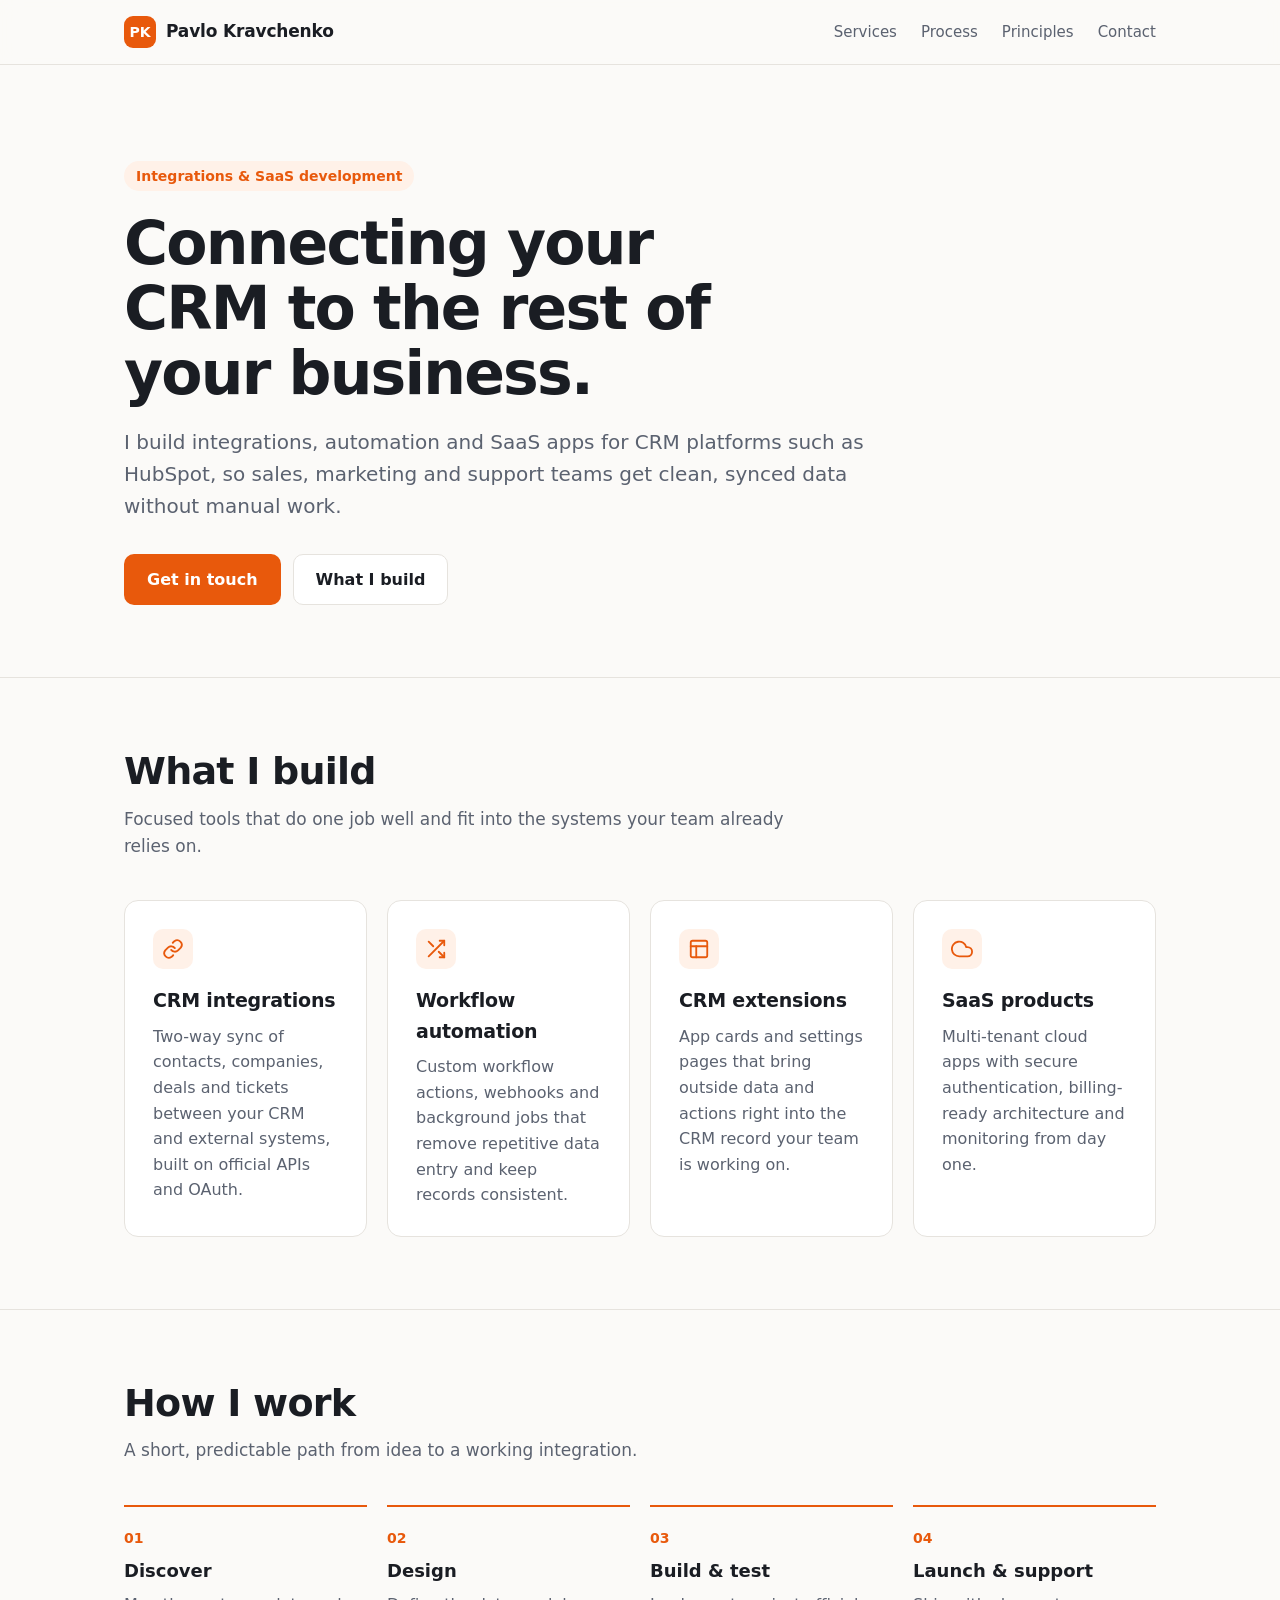
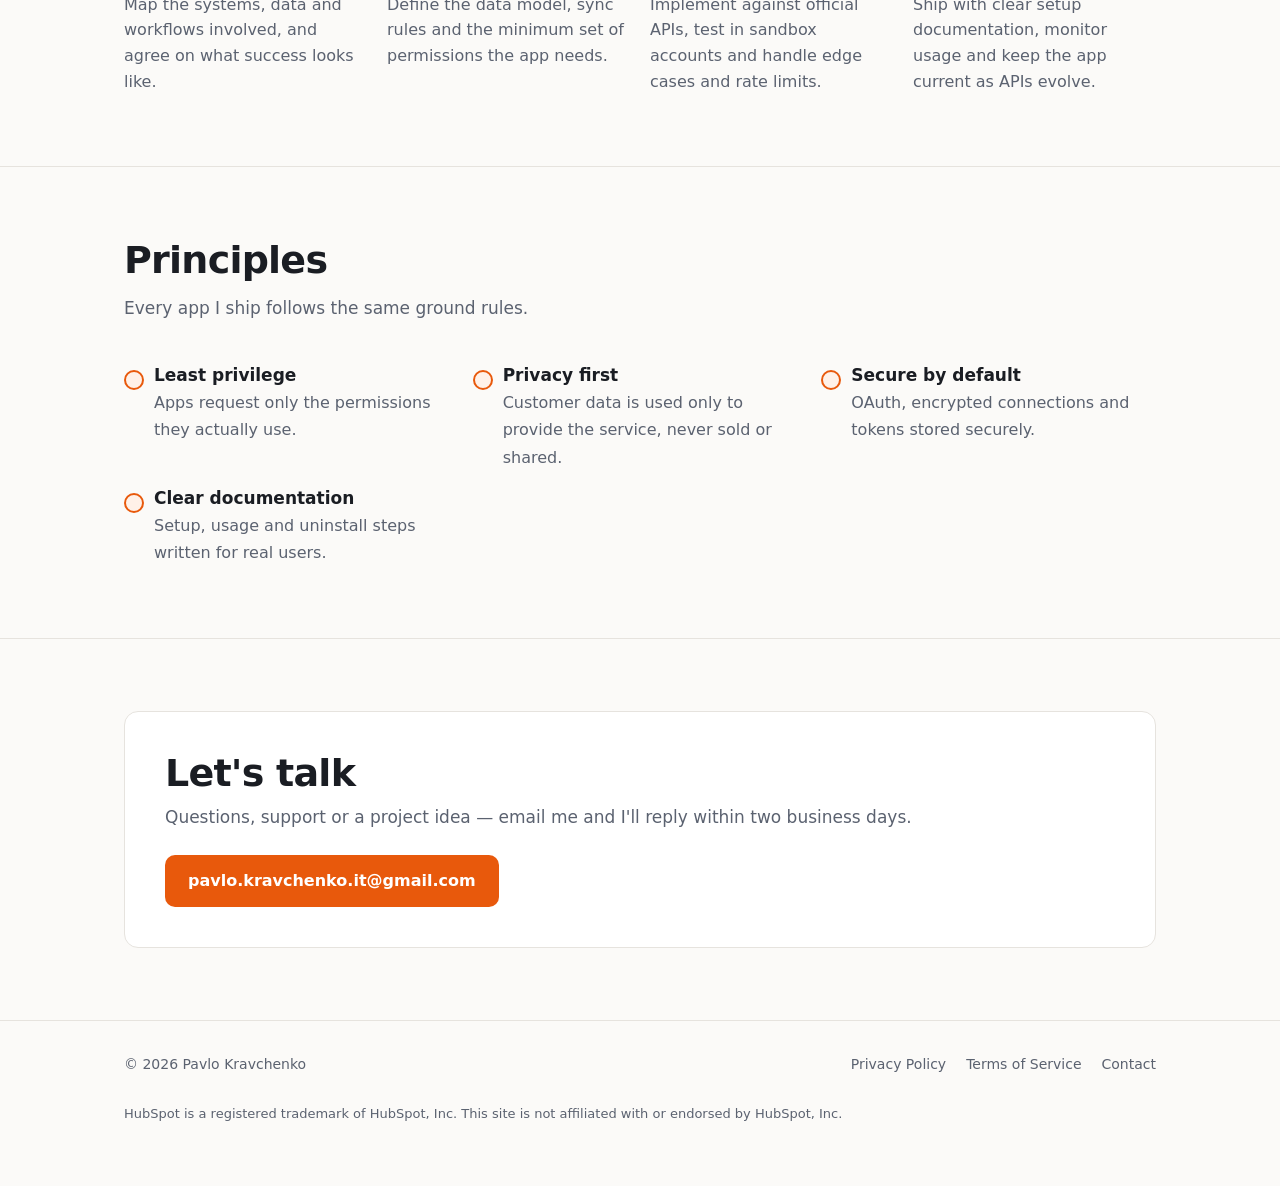
<file: index.html>
<!doctype html>
<html lang="en">
<head>
  <meta charset="utf-8">
  <meta name="viewport" content="width=device-width, initial-scale=1">
  <title>Pavlo Kravchenko — CRM Integrations & SaaS Development</title>
  <meta name="description" content="Independent developer building CRM integrations, workflow automation and SaaS tools that connect the apps businesses already use.">
  <link rel="icon" href="favicon.svg" type="image/svg+xml">
  <link rel="stylesheet" href="style.css">
</head>
<body>

<header class="site">
  <div class="wrap">
    <a class="brand" href="./"><span class="mark">PK</span>Pavlo Kravchenko</a>
    <nav class="main">
      <a href="#services">Services</a>
      <a href="#process">Process</a>
      <a href="#principles">Principles</a>
      <a href="#contact">Contact</a>
    </nav>
  </div>
</header>

<main>
  <div class="hero">
    <div class="wrap">
      <span class="eyebrow">Integrations &amp; SaaS development</span>
      <h1>Connecting your CRM to the rest of your business.</h1>
      <p class="lead">I build integrations, automation and SaaS apps for CRM platforms such as HubSpot, so sales, marketing and support teams get clean, synced data without manual work.</p>
      <div class="actions">
        <a class="btn btn-primary" href="mailto:pavlo.kravchenko.it@gmail.com">Get in touch</a>
        <a class="btn btn-ghost" href="#services">What I build</a>
      </div>
    </div>
  </div>

  <section id="services">
    <div class="wrap">
      <h2>What I build</h2>
      <p class="sub">Focused tools that do one job well and fit into the systems your team already relies on.</p>
      <div class="grid">
        <div class="card">
          <div class="icon"><svg width="22" height="22" viewBox="0 0 24 24" fill="none" stroke="currentColor" stroke-width="2" stroke-linecap="round" stroke-linejoin="round"><path d="M10 13a5 5 0 0 0 7.5.5l3-3a5 5 0 0 0-7-7l-1.7 1.7"/><path d="M14 11a5 5 0 0 0-7.5-.5l-3 3a5 5 0 0 0 7 7l1.7-1.7"/></svg></div>
          <h3>CRM integrations</h3>
          <p>Two-way sync of contacts, companies, deals and tickets between your CRM and external systems, built on official APIs and OAuth.</p>
        </div>
        <div class="card">
          <div class="icon"><svg width="22" height="22" viewBox="0 0 24 24" fill="none" stroke="currentColor" stroke-width="2" stroke-linecap="round" stroke-linejoin="round"><polyline points="16 3 21 3 21 8"/><line x1="4" y1="20" x2="21" y2="3"/><polyline points="21 16 21 21 16 21"/><line x1="15" y1="15" x2="21" y2="21"/><line x1="4" y1="4" x2="9" y2="9"/></svg></div>
          <h3>Workflow automation</h3>
          <p>Custom workflow actions, webhooks and background jobs that remove repetitive data entry and keep records consistent.</p>
        </div>
        <div class="card">
          <div class="icon"><svg width="22" height="22" viewBox="0 0 24 24" fill="none" stroke="currentColor" stroke-width="2" stroke-linecap="round" stroke-linejoin="round"><rect x="3" y="3" width="18" height="18" rx="2"/><line x1="3" y1="9" x2="21" y2="9"/><line x1="9" y1="21" x2="9" y2="9"/></svg></div>
          <h3>CRM extensions</h3>
          <p>App cards and settings pages that bring outside data and actions right into the CRM record your team is working on.</p>
        </div>
        <div class="card">
          <div class="icon"><svg width="22" height="22" viewBox="0 0 24 24" fill="none" stroke="currentColor" stroke-width="2" stroke-linecap="round" stroke-linejoin="round"><path d="M18 10h-1.3A8 8 0 1 0 9 20h9a5 5 0 0 0 0-10z"/></svg></div>
          <h3>SaaS products</h3>
          <p>Multi-tenant cloud apps with secure authentication, billing-ready architecture and monitoring from day one.</p>
        </div>
      </div>
    </div>
  </section>

  <section id="process">
    <div class="wrap">
      <h2>How I work</h2>
      <p class="sub">A short, predictable path from idea to a working integration.</p>
      <div class="steps">
        <div class="step"><h3>Discover</h3><p>Map the systems, data and workflows involved, and agree on what success looks like.</p></div>
        <div class="step"><h3>Design</h3><p>Define the data model, sync rules and the minimum set of permissions the app needs.</p></div>
        <div class="step"><h3>Build &amp; test</h3><p>Implement against official APIs, test in sandbox accounts and handle edge cases and rate limits.</p></div>
        <div class="step"><h3>Launch &amp; support</h3><p>Ship with clear setup documentation, monitor usage and keep the app current as APIs evolve.</p></div>
      </div>
    </div>
  </section>

  <section id="principles">
    <div class="wrap">
      <h2>Principles</h2>
      <p class="sub">Every app I ship follows the same ground rules.</p>
      <ul class="principles">
        <li><strong>Least privilege</strong><span>Apps request only the permissions they actually use.</span></li>
        <li><strong>Privacy first</strong><span>Customer data is used only to provide the service, never sold or shared.</span></li>
        <li><strong>Secure by default</strong><span>OAuth, encrypted connections and tokens stored securely.</span></li>
        <li><strong>Clear documentation</strong><span>Setup, usage and uninstall steps written for real users.</span></li>
      </ul>
    </div>
  </section>

  <section id="contact">
    <div class="wrap">
      <div class="contact-box">
        <div>
          <h2>Let's talk</h2>
          <p>Questions, support or a project idea — email me and I'll reply within two business days.</p>
        </div>
        <a class="btn btn-primary" href="mailto:pavlo.kravchenko.it@gmail.com">pavlo.kravchenko.it@gmail.com</a>
      </div>
    </div>
  </section>
</main>

<footer class="site">
  <div class="wrap">
    <span>© <span id="y">2026</span> Pavlo Kravchenko</span>
    <nav>
      <a href="privacy.html">Privacy Policy</a>
      <a href="terms.html">Terms of Service</a>
      <a href="mailto:pavlo.kravchenko.it@gmail.com">Contact</a>
    </nav>
    <p class="note">HubSpot is a registered trademark of HubSpot, Inc. This site is not affiliated with or endorsed by HubSpot, Inc.</p>
  </div>
</footer>

<script>document.getElementById("y").textContent = new Date().getFullYear();</script>
</body>
</html>
</file>
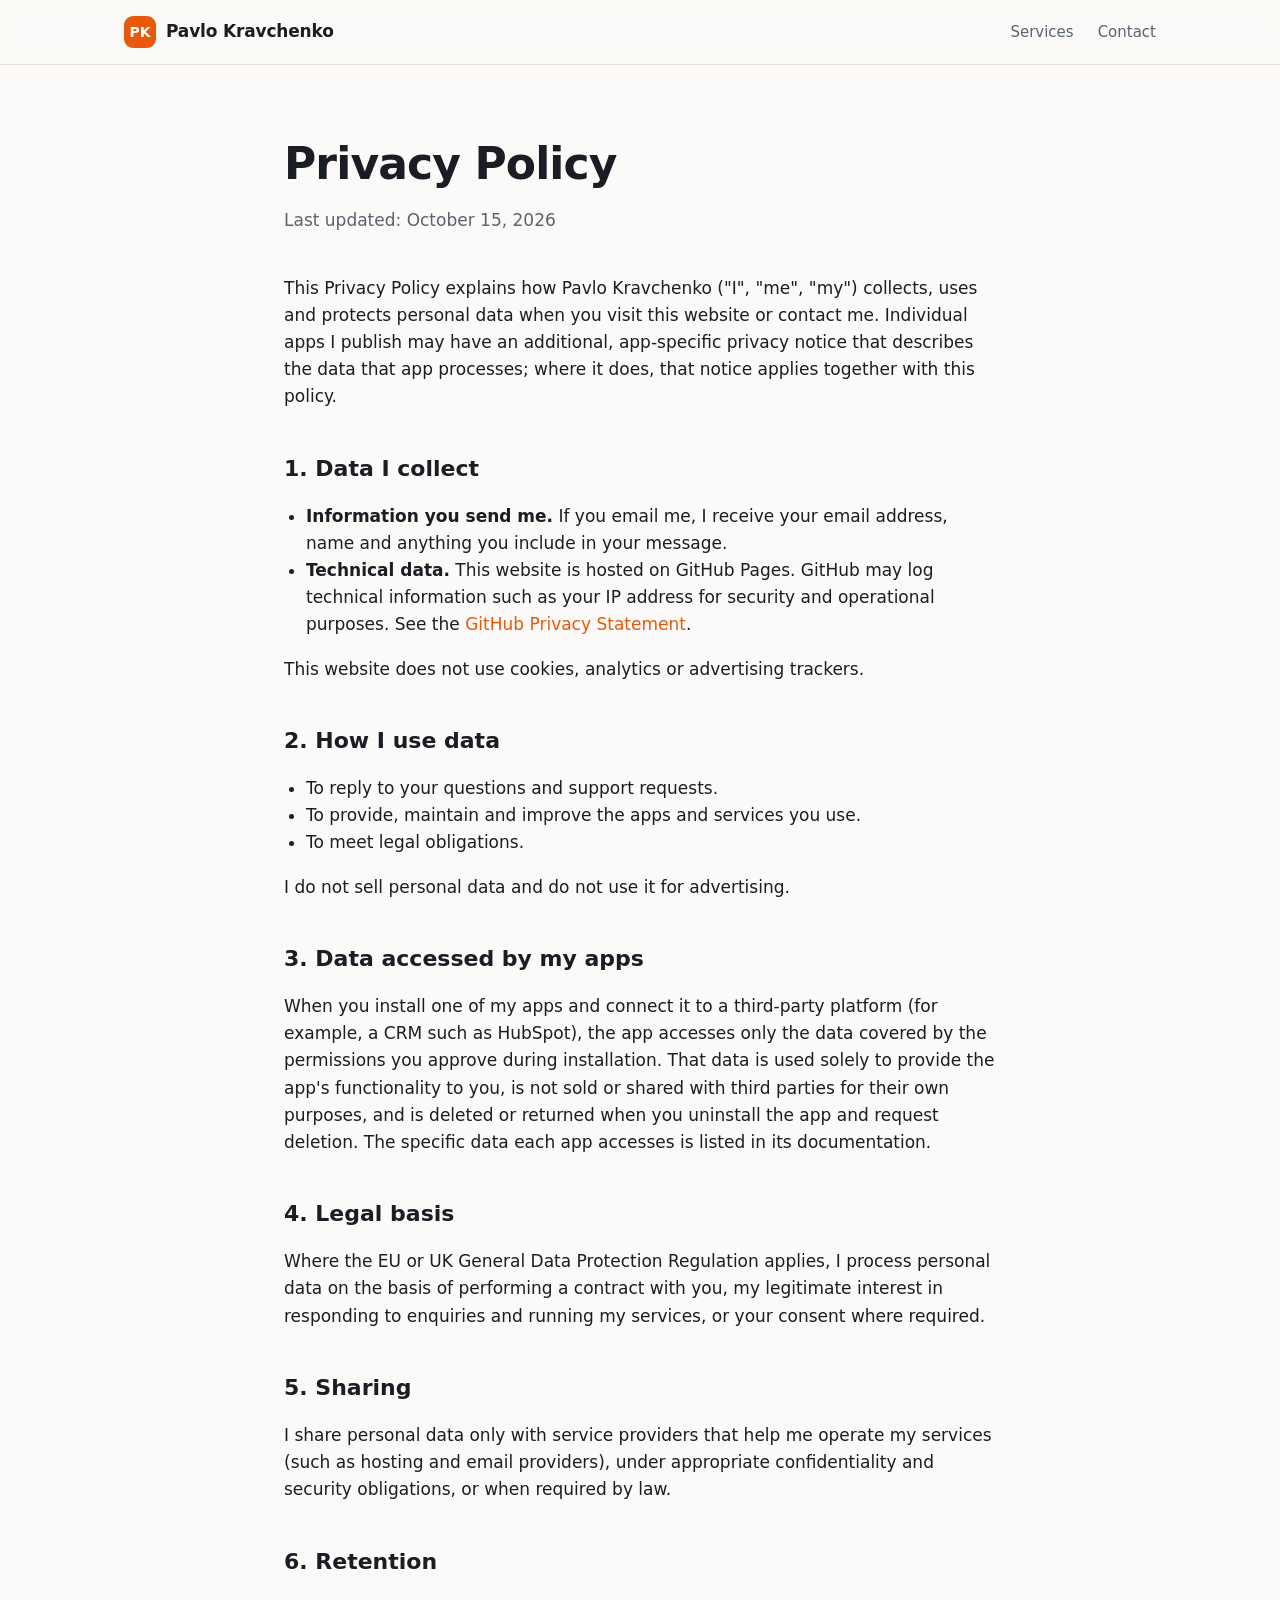
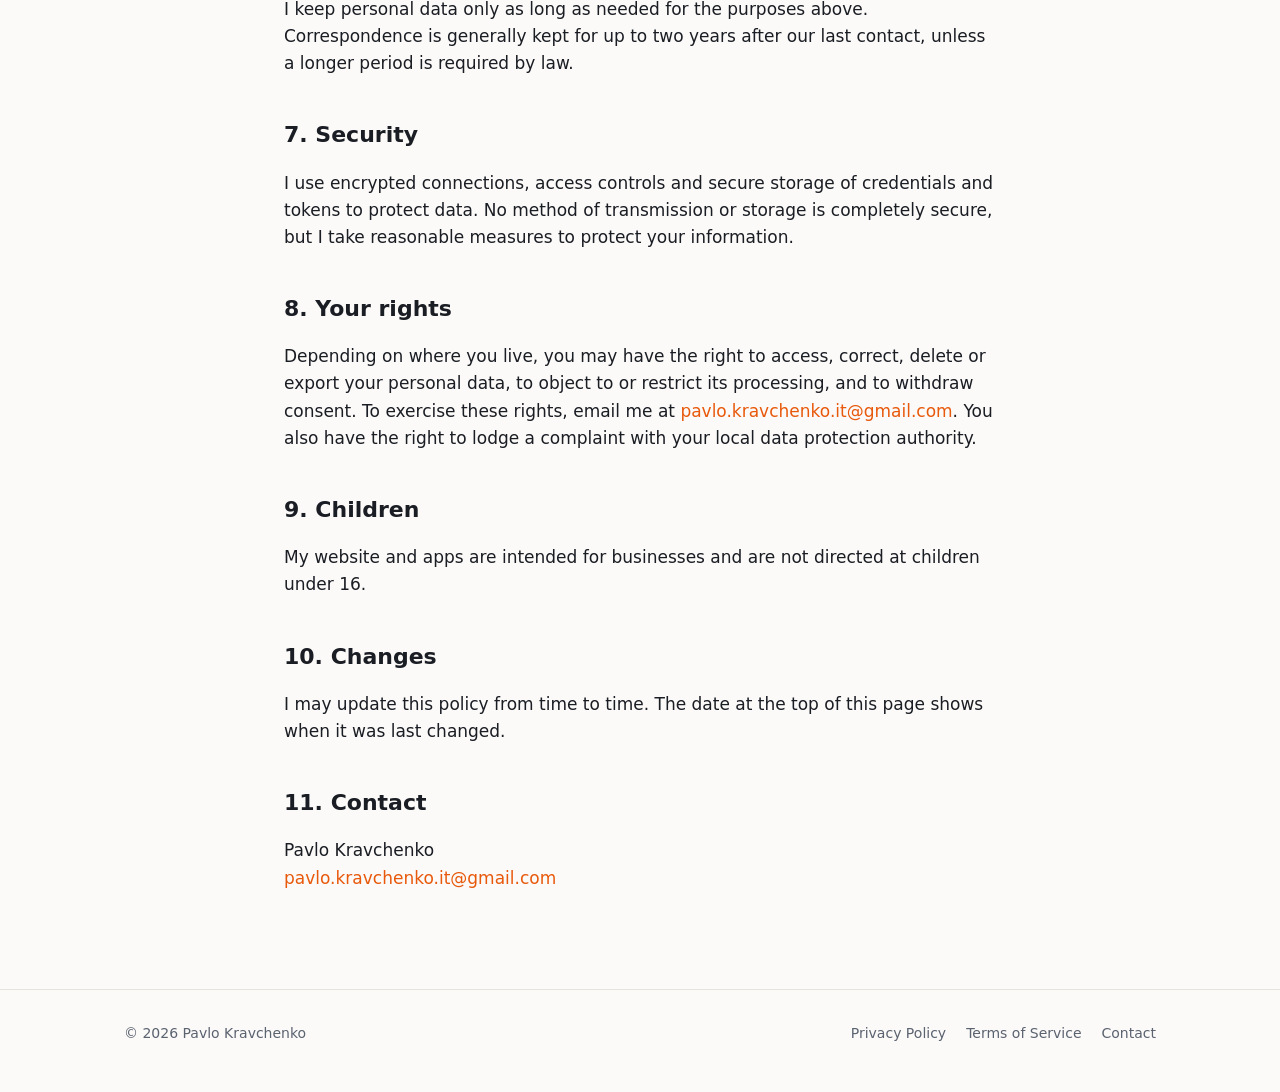
<file: privacy.html>
<!doctype html>
<html lang="en">
<head>
  <meta charset="utf-8">
  <meta name="viewport" content="width=device-width, initial-scale=1">
  <title>Privacy Policy — Pavlo Kravchenko</title>
  <meta name="description" content="How Pavlo Kravchenko collects, uses and protects personal data on this website and in the apps he builds.">
  <link rel="icon" href="favicon.svg" type="image/svg+xml">
  <link rel="stylesheet" href="style.css">
</head>
<body>

<header class="site">
  <div class="wrap">
    <a class="brand" href="./"><span class="mark">PK</span>Pavlo Kravchenko</a>
    <nav class="main">
      <a href="./#services">Services</a>
      <a href="./#contact">Contact</a>
    </nav>
  </div>
</header>

<main class="legal">
  <div class="wrap">
    <h1>Privacy Policy</h1>
    <p class="updated">Last updated: October 15, 2026</p>

    <p>This Privacy Policy explains how Pavlo Kravchenko ("I", "me", "my") collects, uses and protects personal data when you visit this website or contact me. Individual apps I publish may have an additional, app-specific privacy notice that describes the data that app processes; where it does, that notice applies together with this policy.</p>

    <h2>1. Data I collect</h2>
    <ul>
      <li><strong>Information you send me.</strong> If you email me, I receive your email address, name and anything you include in your message.</li>
      <li><strong>Technical data.</strong> This website is hosted on GitHub Pages. GitHub may log technical information such as your IP address for security and operational purposes. See the <a href="https://docs.github.com/en/site-policy/privacy-policies/github-general-privacy-statement" rel="noopener">GitHub Privacy Statement</a>.</li>
    </ul>
    <p>This website does not use cookies, analytics or advertising trackers.</p>

    <h2>2. How I use data</h2>
    <ul>
      <li>To reply to your questions and support requests.</li>
      <li>To provide, maintain and improve the apps and services you use.</li>
      <li>To meet legal obligations.</li>
    </ul>
    <p>I do not sell personal data and do not use it for advertising.</p>

    <h2>3. Data accessed by my apps</h2>
    <p>When you install one of my apps and connect it to a third-party platform (for example, a CRM such as HubSpot), the app accesses only the data covered by the permissions you approve during installation. That data is used solely to provide the app's functionality to you, is not sold or shared with third parties for their own purposes, and is deleted or returned when you uninstall the app and request deletion. The specific data each app accesses is listed in its documentation.</p>

    <h2>4. Legal basis</h2>
    <p>Where the EU or UK General Data Protection Regulation applies, I process personal data on the basis of performing a contract with you, my legitimate interest in responding to enquiries and running my services, or your consent where required.</p>

    <h2>5. Sharing</h2>
    <p>I share personal data only with service providers that help me operate my services (such as hosting and email providers), under appropriate confidentiality and security obligations, or when required by law.</p>

    <h2>6. Retention</h2>
    <p>I keep personal data only as long as needed for the purposes above. Correspondence is generally kept for up to two years after our last contact, unless a longer period is required by law.</p>

    <h2>7. Security</h2>
    <p>I use encrypted connections, access controls and secure storage of credentials and tokens to protect data. No method of transmission or storage is completely secure, but I take reasonable measures to protect your information.</p>

    <h2>8. Your rights</h2>
    <p>Depending on where you live, you may have the right to access, correct, delete or export your personal data, to object to or restrict its processing, and to withdraw consent. To exercise these rights, email me at <a href="mailto:pavlo.kravchenko.it@gmail.com">pavlo.kravchenko.it@gmail.com</a>. You also have the right to lodge a complaint with your local data protection authority.</p>

    <h2>9. Children</h2>
    <p>My website and apps are intended for businesses and are not directed at children under 16.</p>

    <h2>10. Changes</h2>
    <p>I may update this policy from time to time. The date at the top of this page shows when it was last changed.</p>

    <h2>11. Contact</h2>
    <p>Pavlo Kravchenko<br><a href="mailto:pavlo.kravchenko.it@gmail.com">pavlo.kravchenko.it@gmail.com</a></p>
  </div>
</main>

<footer class="site">
  <div class="wrap">
    <span>© 2026 Pavlo Kravchenko</span>
    <nav>
      <a href="privacy.html">Privacy Policy</a>
      <a href="terms.html">Terms of Service</a>
      <a href="mailto:pavlo.kravchenko.it@gmail.com">Contact</a>
    </nav>
  </div>
</footer>

</body>
</html>
</file>
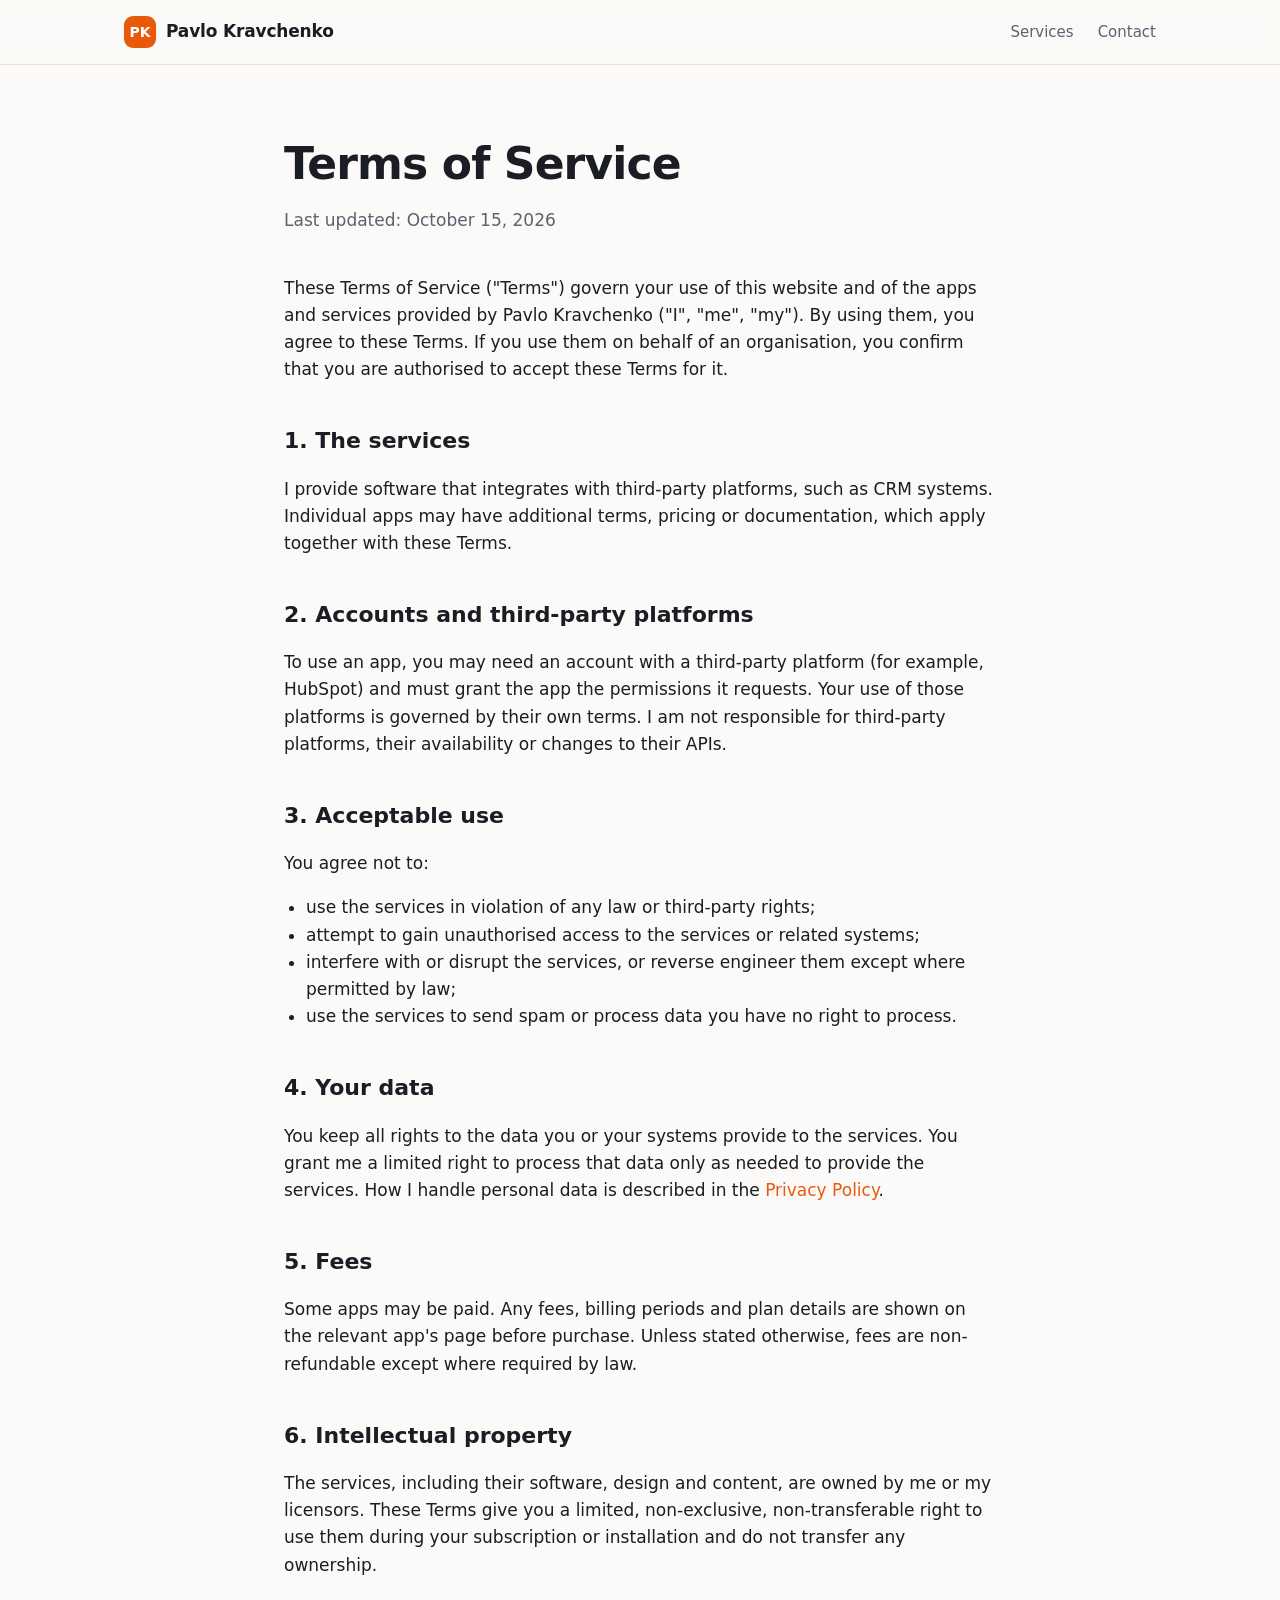
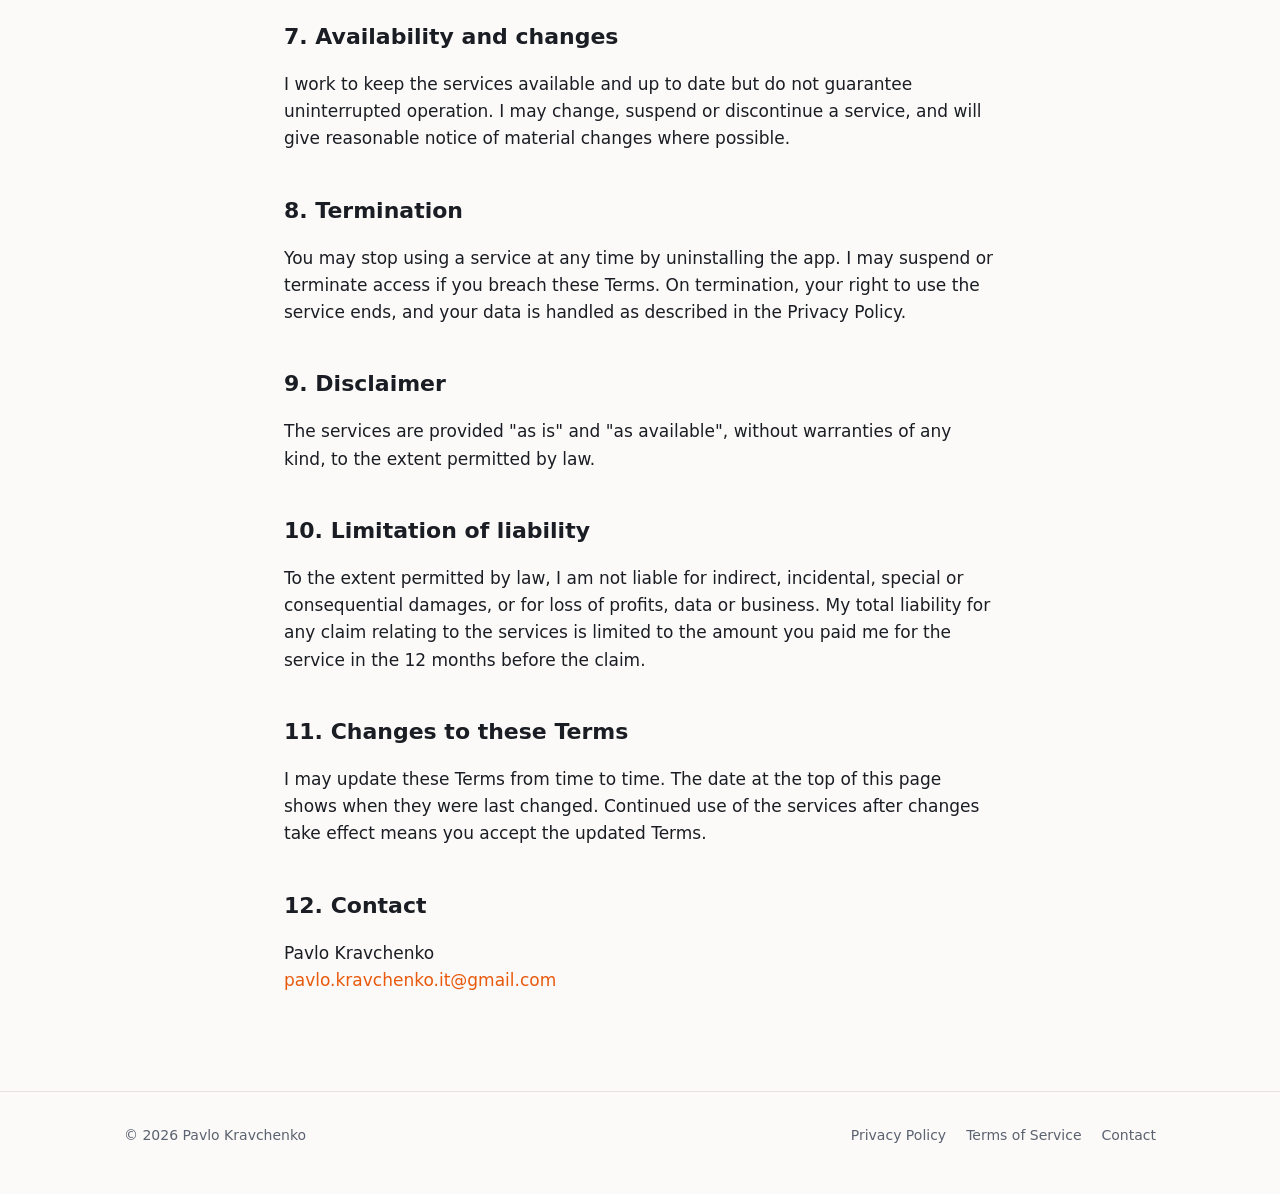
<file: terms.html>
<!doctype html>
<html lang="en">
<head>
  <meta charset="utf-8">
  <meta name="viewport" content="width=device-width, initial-scale=1">
  <title>Terms of Service — Pavlo Kravchenko</title>
  <meta name="description" content="Terms that apply to this website and to the apps and services provided by Pavlo Kravchenko.">
  <link rel="icon" href="favicon.svg" type="image/svg+xml">
  <link rel="stylesheet" href="style.css">
</head>
<body>

<header class="site">
  <div class="wrap">
    <a class="brand" href="./"><span class="mark">PK</span>Pavlo Kravchenko</a>
    <nav class="main">
      <a href="./#services">Services</a>
      <a href="./#contact">Contact</a>
    </nav>
  </div>
</header>

<main class="legal">
  <div class="wrap">
    <h1>Terms of Service</h1>
    <p class="updated">Last updated: October 15, 2026</p>

    <p>These Terms of Service ("Terms") govern your use of this website and of the apps and services provided by Pavlo Kravchenko ("I", "me", "my"). By using them, you agree to these Terms. If you use them on behalf of an organisation, you confirm that you are authorised to accept these Terms for it.</p>

    <h2>1. The services</h2>
    <p>I provide software that integrates with third-party platforms, such as CRM systems. Individual apps may have additional terms, pricing or documentation, which apply together with these Terms.</p>

    <h2>2. Accounts and third-party platforms</h2>
    <p>To use an app, you may need an account with a third-party platform (for example, HubSpot) and must grant the app the permissions it requests. Your use of those platforms is governed by their own terms. I am not responsible for third-party platforms, their availability or changes to their APIs.</p>

    <h2>3. Acceptable use</h2>
    <p>You agree not to:</p>
    <ul>
      <li>use the services in violation of any law or third-party rights;</li>
      <li>attempt to gain unauthorised access to the services or related systems;</li>
      <li>interfere with or disrupt the services, or reverse engineer them except where permitted by law;</li>
      <li>use the services to send spam or process data you have no right to process.</li>
    </ul>

    <h2>4. Your data</h2>
    <p>You keep all rights to the data you or your systems provide to the services. You grant me a limited right to process that data only as needed to provide the services. How I handle personal data is described in the <a href="privacy.html">Privacy Policy</a>.</p>

    <h2>5. Fees</h2>
    <p>Some apps may be paid. Any fees, billing periods and plan details are shown on the relevant app's page before purchase. Unless stated otherwise, fees are non-refundable except where required by law.</p>

    <h2>6. Intellectual property</h2>
    <p>The services, including their software, design and content, are owned by me or my licensors. These Terms give you a limited, non-exclusive, non-transferable right to use them during your subscription or installation and do not transfer any ownership.</p>

    <h2>7. Availability and changes</h2>
    <p>I work to keep the services available and up to date but do not guarantee uninterrupted operation. I may change, suspend or discontinue a service, and will give reasonable notice of material changes where possible.</p>

    <h2>8. Termination</h2>
    <p>You may stop using a service at any time by uninstalling the app. I may suspend or terminate access if you breach these Terms. On termination, your right to use the service ends, and your data is handled as described in the Privacy Policy.</p>

    <h2>9. Disclaimer</h2>
    <p>The services are provided "as is" and "as available", without warranties of any kind, to the extent permitted by law.</p>

    <h2>10. Limitation of liability</h2>
    <p>To the extent permitted by law, I am not liable for indirect, incidental, special or consequential damages, or for loss of profits, data or business. My total liability for any claim relating to the services is limited to the amount you paid me for the service in the 12 months before the claim.</p>

    <h2>11. Changes to these Terms</h2>
    <p>I may update these Terms from time to time. The date at the top of this page shows when they were last changed. Continued use of the services after changes take effect means you accept the updated Terms.</p>

    <h2>12. Contact</h2>
    <p>Pavlo Kravchenko<br><a href="mailto:pavlo.kravchenko.it@gmail.com">pavlo.kravchenko.it@gmail.com</a></p>
  </div>
</main>

<footer class="site">
  <div class="wrap">
    <span>© 2026 Pavlo Kravchenko</span>
    <nav>
      <a href="privacy.html">Privacy Policy</a>
      <a href="terms.html">Terms of Service</a>
      <a href="mailto:pavlo.kravchenko.it@gmail.com">Contact</a>
    </nav>
  </div>
</footer>

</body>
</html>
</file>
<file: style.css>
:root {
  --bg: #fbfaf8;
  --surface: #ffffff;
  --text: #1a1d23;
  --muted: #5b6270;
  --line: #e6e3de;
  --accent: #e8590c;
  --accent-soft: #fff1e8;
  --radius: 14px;
  --max: 1080px;
}

@media (prefers-color-scheme: dark) {
  :root {
    --bg: #121418;
    --surface: #1a1d23;
    --text: #eceef2;
    --muted: #9aa1ad;
    --line: #2a2e36;
    --accent: #ff7a33;
    --accent-soft: #2a1d15;
  }
}

* { box-sizing: border-box; }

html { scroll-behavior: smooth; }

body {
  margin: 0;
  background: var(--bg);
  color: var(--text);
  font-family: "Inter", system-ui, -apple-system, "Segoe UI", Roboto, sans-serif;
  font-size: 17px;
  line-height: 1.6;
  -webkit-font-smoothing: antialiased;
}

a { color: var(--accent); text-decoration: none; }
a:hover { text-decoration: underline; }

.wrap { max-width: var(--max); margin: 0 auto; padding: 0 24px; }

/* Header */
header.site {
  position: sticky; top: 0; z-index: 10;
  background: color-mix(in srgb, var(--bg) 88%, transparent);
  backdrop-filter: blur(10px);
  border-bottom: 1px solid var(--line);
}
header.site .wrap {
  display: flex; align-items: center; justify-content: space-between;
  height: 64px; gap: 16px;
}
.brand { display: flex; align-items: center; gap: 10px; color: var(--text); font-weight: 700; letter-spacing: -0.01em; }
.brand:hover { text-decoration: none; }
.brand .mark {
  width: 32px; height: 32px; border-radius: 9px;
  background: var(--accent); color: #fff;
  display: grid; place-items: center; font-size: 14px; font-weight: 800;
}
nav.main { display: flex; gap: 24px; font-size: 15px; }
nav.main a { color: var(--muted); }
nav.main a:hover { color: var(--text); text-decoration: none; }

/* Buttons */
.btn {
  display: inline-block; padding: 12px 22px; border-radius: 10px;
  font-weight: 600; font-size: 16px; border: 1px solid transparent;
}
.btn:hover { text-decoration: none; }
.btn-primary { background: var(--accent); color: #fff; }
.btn-primary:hover { filter: brightness(1.06); }
.btn-ghost { border-color: var(--line); color: var(--text); background: var(--surface); }

/* Hero */
.hero { padding: 96px 0 72px; }
.eyebrow {
  display: inline-block; padding: 4px 12px; border-radius: 999px;
  background: var(--accent-soft); color: var(--accent);
  font-size: 14px; font-weight: 600; margin-bottom: 20px;
}
.hero h1 {
  font-size: clamp(36px, 6vw, 60px); line-height: 1.08;
  letter-spacing: -0.03em; margin: 0 0 20px; max-width: 16ch;
}
.hero p.lead { font-size: 20px; color: var(--muted); max-width: 60ch; margin: 0 0 32px; }
.actions { display: flex; gap: 12px; flex-wrap: wrap; }

/* Sections */
section { padding: 72px 0; border-top: 1px solid var(--line); }
section h2 { font-size: clamp(28px, 4vw, 38px); letter-spacing: -0.02em; margin: 0 0 12px; line-height: 1.15; }
section .sub { color: var(--muted); max-width: 62ch; margin: 0 0 40px; }

.grid { display: grid; gap: 20px; grid-template-columns: repeat(auto-fit, minmax(240px, 1fr)); }
.card {
  background: var(--surface); border: 1px solid var(--line);
  border-radius: var(--radius); padding: 28px;
}
.card .icon {
  width: 40px; height: 40px; border-radius: 10px;
  background: var(--accent-soft); color: var(--accent);
  display: grid; place-items: center; margin-bottom: 16px;
}
.card h3 { margin: 0 0 8px; font-size: 19px; letter-spacing: -0.01em; }
.card p { margin: 0; color: var(--muted); font-size: 16px; }

.steps { counter-reset: step; display: grid; gap: 20px; grid-template-columns: repeat(auto-fit, minmax(220px, 1fr)); }
.step { padding-top: 20px; border-top: 2px solid var(--accent); }
.step::before {
  counter-increment: step; content: "0" counter(step);
  display: block; font-weight: 700; color: var(--accent); font-size: 14px; margin-bottom: 8px;
}
.step h3 { margin: 0 0 6px; font-size: 18px; }
.step p { margin: 0; color: var(--muted); font-size: 16px; }

.principles { list-style: none; padding: 0; margin: 0; display: grid; gap: 14px; grid-template-columns: repeat(auto-fit, minmax(300px, 1fr)); }
.principles li { padding-left: 30px; position: relative; }
.principles li::before {
  content: ""; position: absolute; left: 0; top: 8px;
  width: 16px; height: 16px; border-radius: 50%;
  background: var(--accent-soft); border: 2px solid var(--accent);
}
.principles strong { display: block; }
.principles span { color: var(--muted); font-size: 16px; }

.contact-box {
  background: var(--surface); border: 1px solid var(--line); border-radius: var(--radius);
  padding: 40px; display: flex; justify-content: space-between; align-items: center; gap: 24px; flex-wrap: wrap;
}
.contact-box h2 { margin-bottom: 8px; }
.contact-box p { margin: 0; color: var(--muted); }

/* Footer */
footer.site { border-top: 1px solid var(--line); padding: 32px 0 48px; font-size: 14px; color: var(--muted); }
footer.site .wrap { display: flex; justify-content: space-between; gap: 16px; flex-wrap: wrap; }
footer.site nav { display: flex; gap: 20px; }
footer.site a { color: var(--muted); }
footer.site .note { flex-basis: 100%; font-size: 13px; }

/* Legal pages */
.legal { padding: 64px 0 80px; }
.legal .wrap { max-width: 760px; }
.legal h1 { font-size: clamp(32px, 5vw, 44px); letter-spacing: -0.02em; margin: 0 0 8px; }
.legal .updated { color: var(--muted); margin: 0 0 40px; }
.legal h2 { font-size: 22px; margin: 40px 0 10px; }
.legal p, .legal li { color: var(--text); }
.legal ul { padding-left: 22px; }

@media (max-width: 640px) {
  body { font-size: 16px; }
  .wrap { padding: 0 16px; }
  nav.main { display: none; }
  .hero { padding: 64px 0 48px; }
  section { padding: 56px 0; }
  .contact-box { padding: 28px; }
}
</file>
